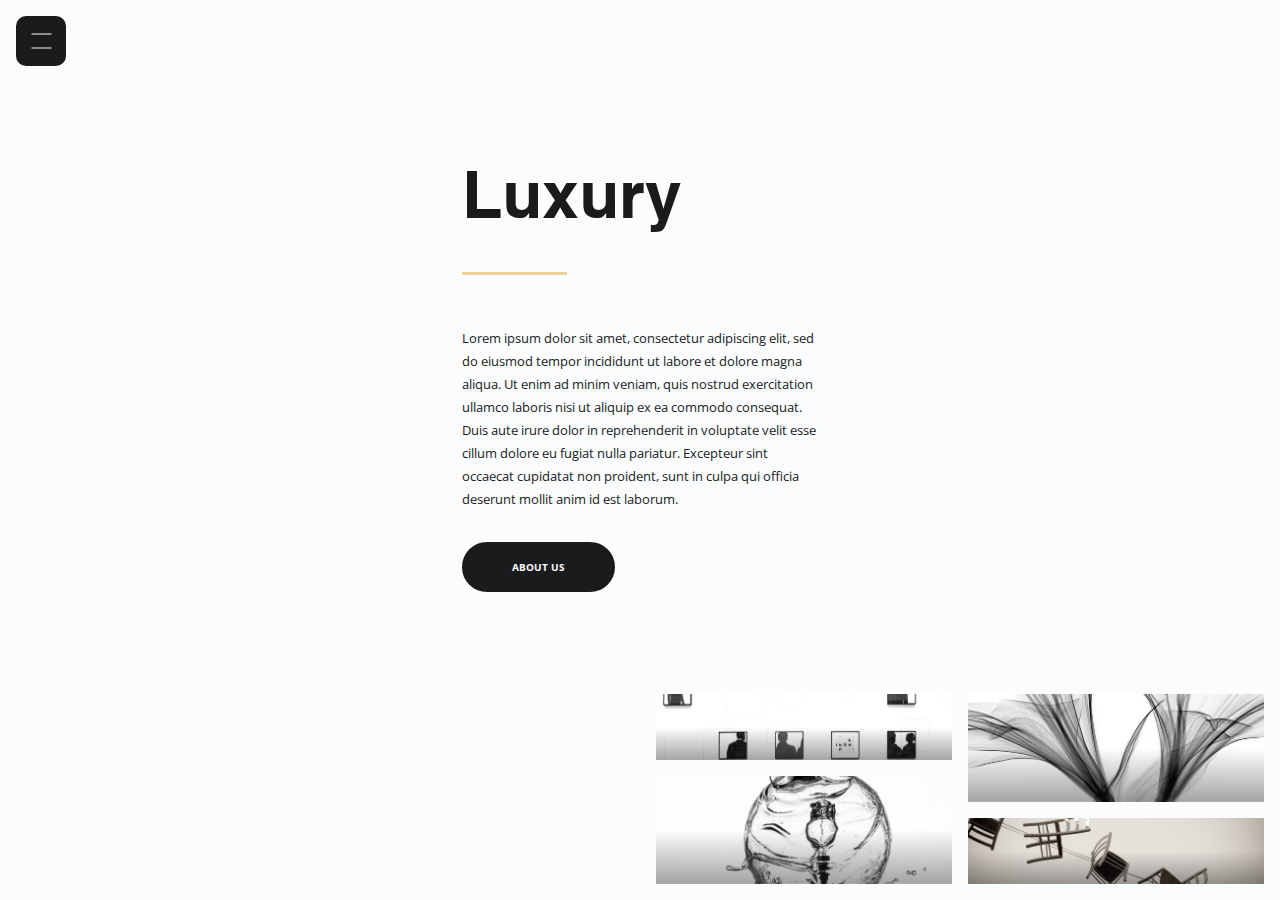
<file: index.html>
<!DOCTYPE html>
<html lang="en">
  <head>
    <meta charset="UTF-8" />
    <meta name="viewport" content="width=device-width, initial-scale=1.0" />
    <meta http-equiv="X-UA-Compatible" content="ie=edge" />
    <link rel="stylesheet" href="./style/main.css" />
    <link rel="stylesheet" href="./style/hamburger.css">
    <link
      href="https://fonts.googleapis.com/css2?family=Open+Sans:wght@400;700&display=swap"
      rel="stylesheet"
    />
    <title>Luxury</title>
  </head>
  <body>
    <button id="hamburger" class="hamburger" onclick="openNav()"></button>
    <nav id="main-nav" class="main-nav">
      <a href="index.html" onclick="openNav()">Home</a>
      <a href="./views/about.html" onclick="openNav()">About Us</a>
      <a href="/views/gallery.html" onclick="openNav()">Gallery</a>
      <a href="../views/contact.html" onclick="openNav()">Contact</a>
    </nav>
    <main class="home">
      <section class="home_info">
        <header class="home_header">
          <h1 class="home_title">Luxury</h1>
          <span class="home_spacebetween"></span>
          <p class="home_text">
            Lorem ipsum dolor sit amet, consectetur adipiscing elit, sed do
            eiusmod tempor incididunt ut labore et dolore magna aliqua. Ut enim
            ad minim veniam, quis nostrud exercitation ullamco laboris nisi ut
            aliquip ex ea commodo consequat. Duis aute irure dolor in
            reprehenderit in voluptate velit esse cillum dolore eu fugiat nulla
            pariatur. Excepteur sint occaecat cupidatat non proident, sunt in
            culpa qui officia deserunt mollit anim id est laborum.
          </p>
          <a href="./views/about.html" class="home_btn">About Us</a>
        </header>
      </section>
      <section class="home_cards">
        <div class="first-group">
          <div class="home_card home_card--square">
          </div>
          <div class="home_card home_card--large">
          </div>
        </div>
        <div class="second-group">
          <div class="home_card home_card--large">
          </div>
          <div class="home_card home_card--square">
          </div>
      </section>
    </main>
    <script type="text/javascript" src="./js/app.js"></script>
  </body>
</html>
</file>
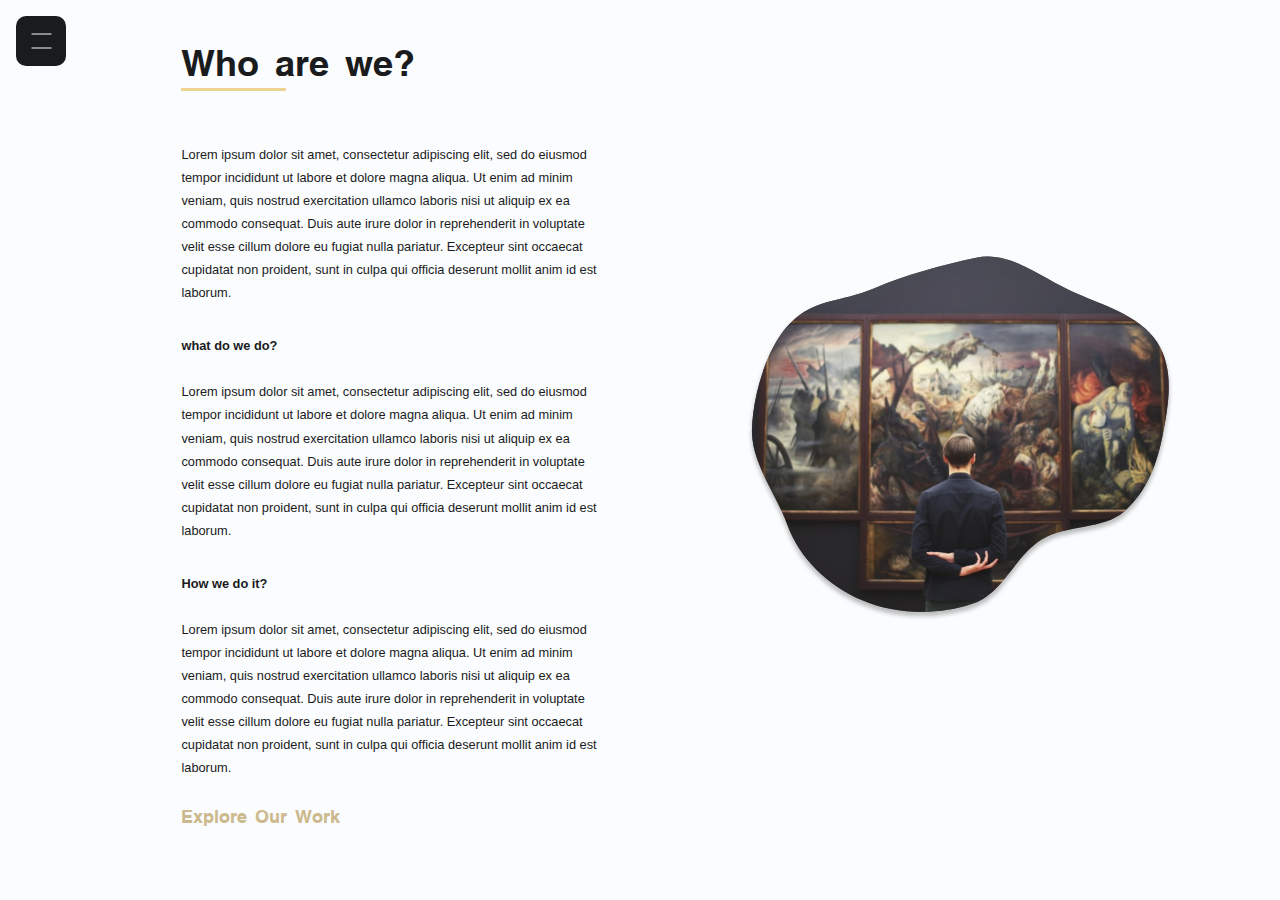
<file: views/about.html>
<!DOCTYPE html>
<html lang="en">
  <head>
    <meta charset="UTF-8" />
    <meta name="viewport" content="width=device-width, initial-scale=1.0" />
    <title>About us</title>
    <link rel="stylesheet" href="../style/hamburger.css" />
    <link rel="stylesheet" href="../style/main.css" />
  </head>
  <body>
    <button id="hamburger" class="hamburger" onclick="openNav()"></button>
    <nav id="main-nav" class="main-nav">
      <a href="../index.html" onclick="openNav()">Home</a>
      <a href="../views/about.html" onclick="openNav()">About Us</a>
      <a href="../views/gallery.html" onclick="openNav()">Gallery</a>
      <a href="../views/contact.html" onclick="openNav()">Contact</a>
    </nav>
    <main>
      <section class="about">
        <div class="about_left">
          <h2 class="about_header">Who are we?</h2>
          <span class="home_spacebetween"></span>
          <p class="about_text">
            Lorem ipsum dolor sit amet, consectetur adipiscing elit, sed do
            eiusmod tempor incididunt ut labore et dolore magna aliqua. Ut enim
            ad minim veniam, quis nostrud exercitation ullamco laboris nisi ut
            aliquip ex ea commodo consequat. Duis aute irure dolor in
            reprehenderit in voluptate velit esse cillum dolore eu fugiat nulla
            pariatur. Excepteur sint occaecat cupidatat non proident, sunt in
            culpa qui officia deserunt mollit anim id est laborum.
          </p>
          <p class="about_text">
            <strong>what do we do?</strong><br /><br />
            Lorem ipsum dolor sit amet, consectetur adipiscing elit, sed do
            eiusmod tempor incididunt ut labore et dolore magna aliqua. Ut enim
            ad minim veniam, quis nostrud exercitation ullamco laboris nisi ut
            aliquip ex ea commodo consequat. Duis aute irure dolor in
            reprehenderit in voluptate velit esse cillum dolore eu fugiat nulla
            pariatur. Excepteur sint occaecat cupidatat non proident, sunt in
            culpa qui officia deserunt mollit anim id est laborum.
          </p>
          <p class="about_text">
            <strong>How we do it?</strong><br /><br />
            Lorem ipsum dolor sit amet, consectetur adipiscing elit, sed do
            eiusmod tempor incididunt ut labore et dolore magna aliqua. Ut enim
            ad minim veniam, quis nostrud exercitation ullamco laboris nisi ut
            aliquip ex ea commodo consequat. Duis aute irure dolor in
            reprehenderit in voluptate velit esse cillum dolore eu fugiat nulla
            pariatur. Excepteur sint occaecat cupidatat non proident, sunt in
            culpa qui officia deserunt mollit anim id est laborum.
          </p>
          <a href="#" class="about_cta">Explore Our Work</a>
        </div>
        <div class="about_right">
          <img src="../assets/Vector.svg" alt="Aboutsvg" />
        </div>
      </section>
    </main>
    <script src="../js/app.js"></script>
  </body>
</html>
</file>
<file: style/main.css>
@font-face {
  font-family: yoxall;
  src: url(../fonts/YOXALL_B.TTF);
}
@font-face {
  font-family: luxia;
  src: url(../fonts/Luxia-Regular.otf);
}
:root {
  font-size: 16px;
  --darkone: #1a1b1c;
  --lightone: #fafcfe;
  --redone: #ff5757; /* for border form */
  --luxurycolor: #eed291;
  --secondary: #ccb98d;
  --space20: 20px;
}

* {
  margin: 0;
  padding: 0;
  box-sizing: border-box;
}

html {
  height: 100%;
}

body {
  background-color: var(--lightone);
  height: 100%;
}

/* split 2 columns */
.home {
  height: 100%;
  display: grid;
  grid-template-columns: 1fr 1fr;
}
.home_info {
  grid-column: 1 / 2;
  display: flex;
  justify-content: center;
  align-items: center;
  padding: 16px;
}
.home_header {
  max-width: 356px;
  margin: 82px 0 16px 0;
}
.home_title {
  font-family: yoxall, sans-serif;
  font-size: 4.125rem;
  color: var(--darkone);
  line-height: 105%;
  margin-bottom: 50px;
}

.home_spacebetween {
  display: inline-block;
  height: 3px;
  width: 105px;
  background-color: var(--luxurycolor);
  margin-bottom: 48px;
}

.home_text,
.about_text {
  font-family: Open Sans, sans-serif;
  font-weight: 400;
  font-size: 0.8rem;
  color: var(--darkone);
  line-height: 180%;
  margin-bottom: 30px;
}

.home_btn {
  text-decoration: none;
  display: inline-block;
  text-transform: uppercase;
  font-family: Open Sans, sans-serif;
  font-weight: 700;
  font-size: 0.625rem;
  color: var(--lightone);
  background-color: var(--darkone);
  border-radius: 50px;
  border: 2px solid var(--darkone);
  padding: 16px 48px;
  transition-property: background-color, color;
  transition-duration: 0.3s;
  transition-timing-function: ease;
}
.home_btn:hover {
  background-color: var(--lightone);
  color: var(--darkone);
}

.home_cards {
  grid-column: 2/3;
  display: grid;
  grid-template-columns: 1fr 1fr;
  padding: 8px;
}

.first-group {
  grid-column: 1 / span 1;
  display: flex;
  flex-direction: column;
}

.first-group .home_card--square {
  background-image: linear-gradient(
      180deg,
      rgba(26, 27, 28, 0) 50%,
      rgba(26, 27, 28, 0.2) 74.85%,
      rgba(26, 27, 28, 0.4) 100%
    ),
    url(../assets/figma/martino-pietropoli.png);
}
.first-group .home_card--large {
  background-image: linear-gradient(
      180deg,
      rgba(26, 27, 28, 0) 50%,
      rgba(26, 27, 28, 0.2) 74.85%,
      rgba(26, 27, 28, 0.4) 100%
    ),
    url(../assets/figma/sharon-pittaway.png);
}
.second-group {
  grid-column: 2 / span 2;
  display: flex;
  flex-direction: column;
}
.second-group .home_card--square {
  background-image: linear-gradient(
      180deg,
      rgba(26, 27, 28, 0) 50%,
      rgba(26, 27, 28, 0.2) 74.85%,
      rgba(26, 27, 28, 0.4) 100%
    ),
    url(../assets/figma/federica-campanaro.png);
}

.second-group .home_card--large {
  background-image: linear-gradient(
      180deg,
      rgba(26, 27, 28, 0) 50%,
      rgba(26, 27, 28, 0.2) 74.85%,
      rgba(26, 27, 28, 0.4) 100%
    ),
    url(../assets/figma/mathew-schwartz.png);
}
.home_card {
  margin: 8px;
  padding: 16px;
  display: flex;
  align-items: flex-end;
  background-color: var(--darkone);
  background-position: center;
  background-repeat: no-repeat;
  background-size: cover;
}

.home_card--square {
  height: 35%;
}
.home_card--large {
  height: 59%;
}

/* media queries home */

/* end media queries home */

/* ------------------ About page -------------------*/
.about {
  min-height: 500px;
  display: grid;
  grid-template-columns: 1fr repeat(12, minmax(auto, 60px)) 1fr;
  grid-column-gap: 40px;
  align-items: center;
  background-color: var(--lightone);
  padding: 50px;
}

.about_left {
  grid-column-start: 3;
  grid-column-end: span 5;
}

.about_right {
  grid-column-start: 9;
  grid-column-end: span 5;
  display: flex;
  justify-content: center;
}

.about_header {
  font-family: yoxall, sans-serif;
  font-weight: 700;
  font-size: 36px;
  color: var(--darkone);
  margin-bottom: var(--space20);
}

.about_cta {
  font-family: yoxall, sans-serif;
  color: var(--secondary);
  font-weight: 700;
  font-size: 18px;
  cursor: pointer;
  text-decoration: none;
  transition: 0.3s all ease;
}

.about_cta:hover {
  color: var(--darkone);
}

@media only screen and (max-width: 960px) {
  .about {
    grid-column-gap: 10px;
  }
  .about_left {
    order: 2;
    grid-column-start: 2;
    grid-column-end: 12;
  }
  .about_right {
    order: 1;
    grid-column-start: 2;
    grid-column-end: 12;
    margin-bottom: var(--space20);
  }
}

/* Contact form */
.form {
  display: grid;
  justify-content: center;
  align-items: center;
  flex-direction: column;
  font-weight: 400;
  font-family: yoxall, sans-serif;
  font-size: 16px;
}

.submit_btn {
  text-decoration: none;
  display: inline-block;
  text-transform: uppercase;
  font-family: Open Sans, sans-serif;
  font-weight: 700;
  font-size: 0.625rem;
  color: var(--lightone);
  background-color: var(--darkone);
  padding: 16px 48px;
  transition-property: background-color, color;
  transition-duration: 0.3s;
  transition-timing-function: ease;
  box-shadow: 5px 5px 5px lightgray;
  margin-top: 20px;
  cursor: pointer;
  text-align: center;
}

.submit_btn:hover {
  background-color: var(--luxurycolor);
  color: var(--darkone);
}
</file>
<file: style/hamburger.css>
/* hamburger */
.hamburger {
  position: absolute;
  cursor: pointer;
  display: flex;
  flex-direction: column;
  justify-content: center;
  align-items: center;
  height: 50px;
  width: 50px;
  background-color: var(--darkone);
  border: none;
  border-radius: 10px;
  top: 16px;
  left: 16px;
  z-index: 10;
  transition: border 0.3s ease;
}

.hamburger:focus,
.hamburger:active {
  outline: none;
  border: none;
}

.hamburger::after,
.hamburger::before {
  content: "";
  height: 20px;
  border-left: 1px solid var(--lightone);
  transform: rotate(90deg);
  margin: -3px;
  transition: transform 0.3s ease;
}

.hamburger-open::after {
  transform: rotate(135deg);
}

.hamburger-open::before {
  transform: rotate(45deg);
}

.main-nav {
  position: absolute;
  display: flex;
  flex-direction: column;
  align-items: center;
  justify-content: center;
  height: 100%;
  width: 15%;
  background-color: var(--luxurycolor);
  transform: translateX(-100%);
  transition: transform 0.3s ease;
  z-index: 5;
}
.main-nav-open {
  transform: translateX(0);
}

.main-nav a {
  font-family: yoxall, sans-serif;
  font-size: 1.6rem;
  line-height: 150%;
  color: var(--darkone);
  text-decoration: none;
  padding: 12px 0;
  margin: 16px;
  border-bottom: 2px solid transparent;
  transition: border-bottom 0.3s ease;
}

.main-nav a:hover {
  border-bottom: 3px solid var(--darkone);
}

@media screen and (max-width: 1300px), screen and (max-height: 800px) {
  .main-nav {
    width: 100%;
    font-size: 3rem;
  }
  .home_info {
    grid-column: 1 / span 2;
  }
}
</file>
